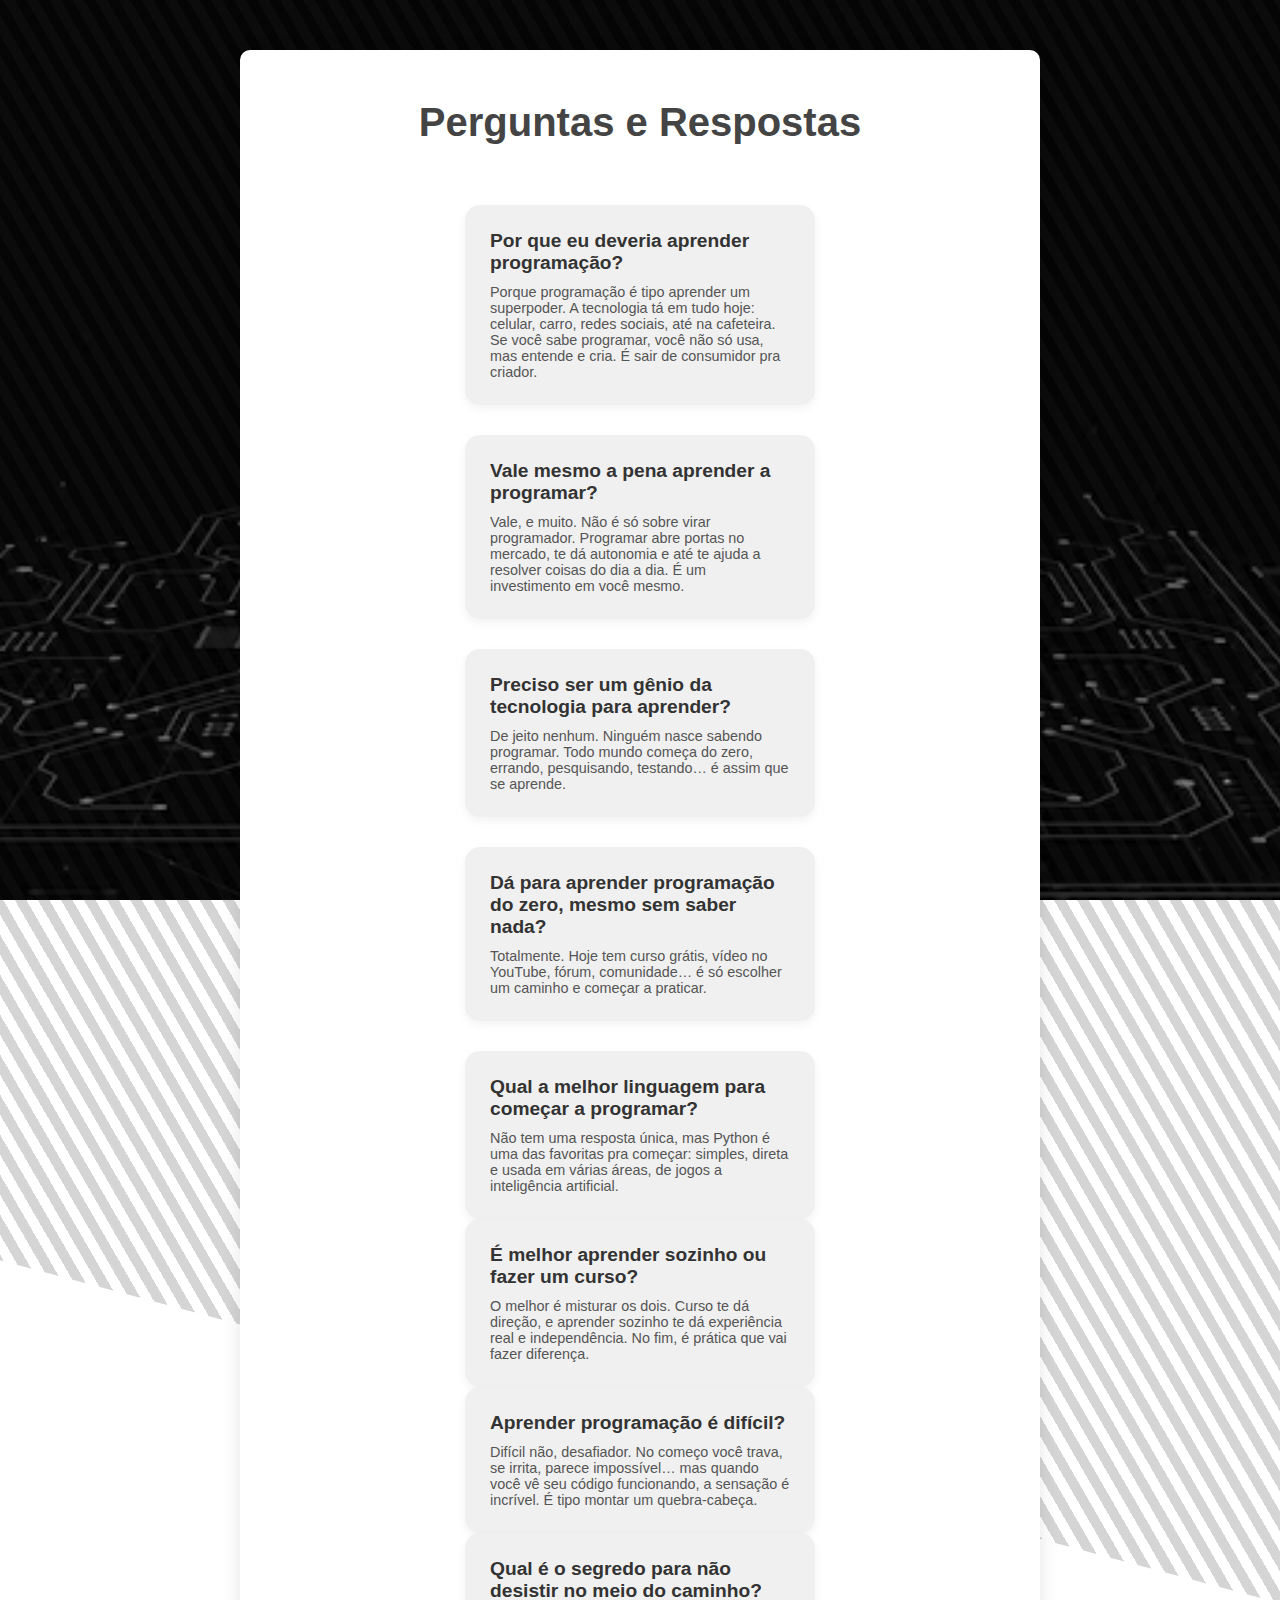
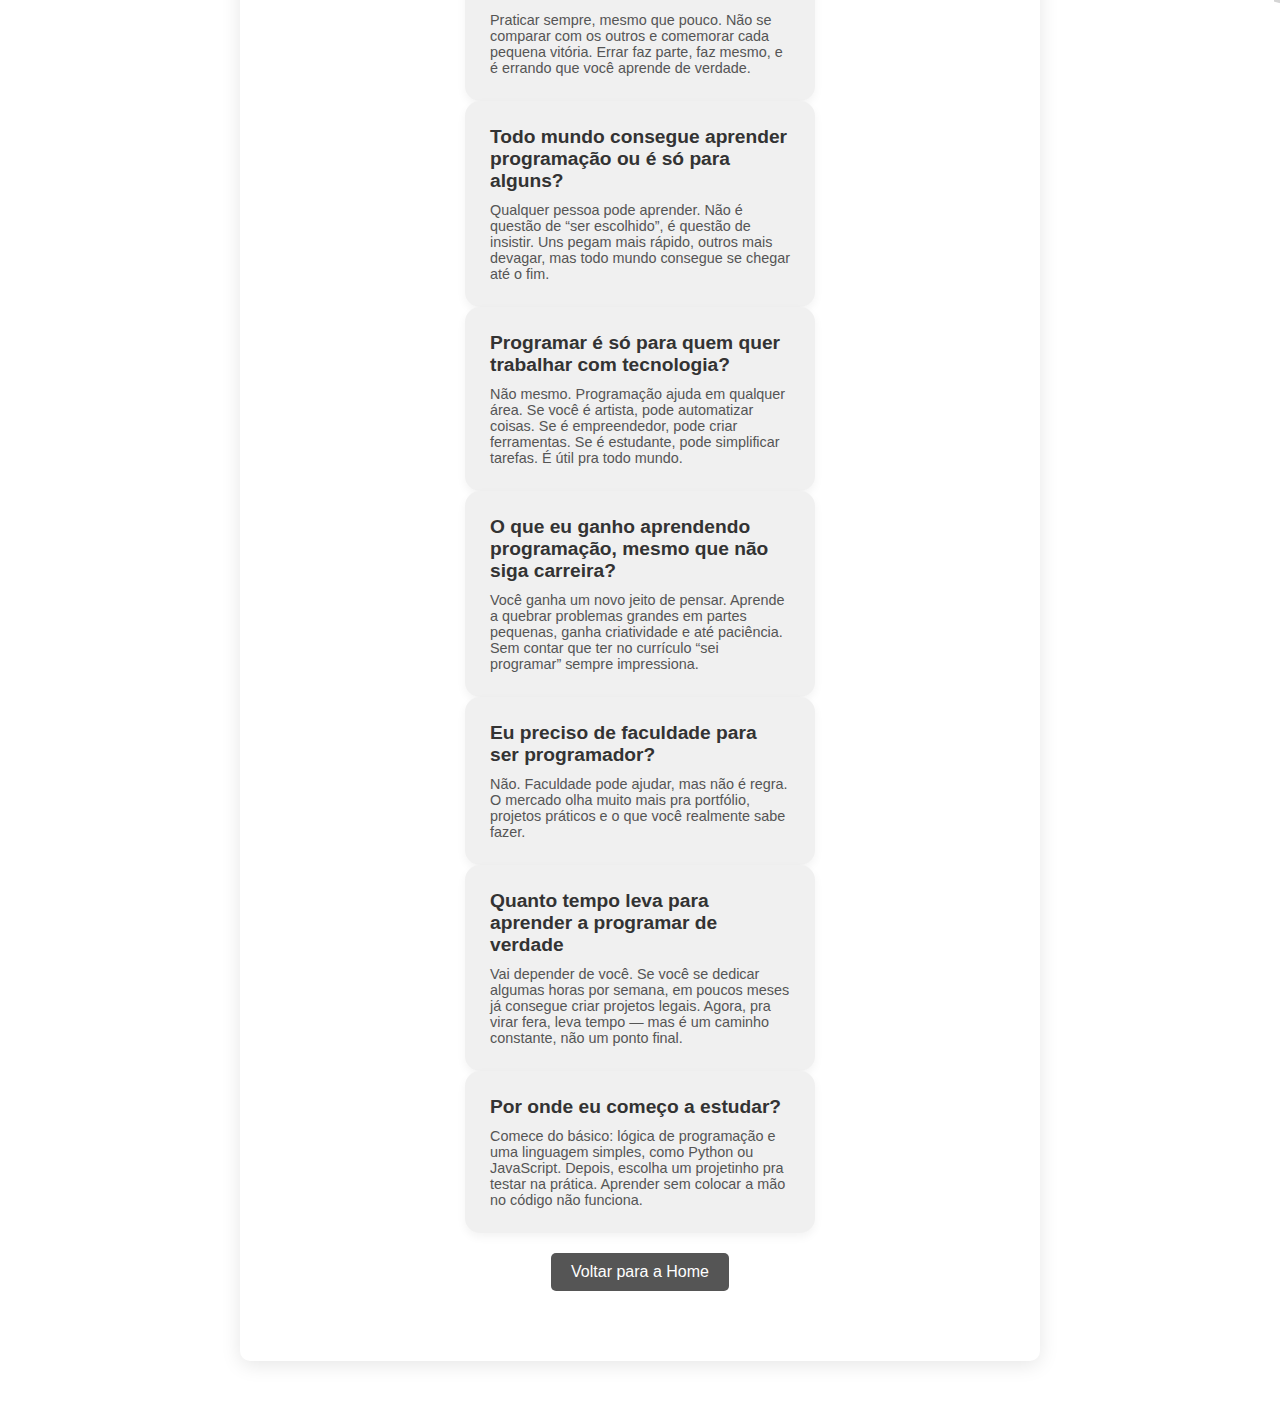
<file: pagina2.html>
<!DOCTYPE html>
<html lang="pt-br">
<head>
    <meta charset="UTF-8">
    <meta name="viewport" content="width=device-width, initial-scale=1.0">
    <title>Perguntas e Respostas</title>
    <link rel="stylesheet" href="style.css">
</head>
<body>
    <div class="content-page">
        <h2 class="page-title">Perguntas e Respostas</h2>
        <div class="faq-container">
            <div class="faq-card">
                <h3>Por que eu deveria aprender programação?</h3>
                <p>Porque programação é tipo aprender um superpoder. A tecnologia tá em tudo hoje: celular, carro, redes sociais, até na cafeteira. Se você sabe programar, você não só usa, mas entende e cria. É sair de consumidor pra criador.</p>
            </div>
            <div class="faq-card">
                <h3>Vale mesmo a pena aprender a programar?</h3>
                <p>Vale, e muito. Não é só sobre virar programador. Programar abre portas no mercado, te dá autonomia e até te ajuda a resolver coisas do dia a dia. É um investimento em você mesmo.</p>
            </div>
            <div class="faq-card">
                <h3>Preciso ser um gênio da tecnologia para aprender?</h3>
                <p>De jeito nenhum. Ninguém nasce sabendo programar. Todo mundo começa do zero, errando, pesquisando, testando… é assim que se aprende.</p>
            </div>
            <div class="faq-card">
                <h3>Dá para aprender programação do zero, mesmo sem saber nada?</h3>
                <p>Totalmente. Hoje tem curso grátis, vídeo no YouTube, fórum, comunidade… é só escolher um caminho e começar a praticar.</p>
            </div>
            <div class="faq-card">
                <h3>Qual a melhor linguagem para começar a programar?</h3>
                <p>Não tem uma resposta única, mas Python é uma das favoritas pra começar: simples, direta e usada em várias áreas, de jogos a inteligência artificial.</p>
            </div>
        </div>
        <div class="faq-card">
                <h3>É melhor aprender sozinho ou fazer um curso?</h3>
                <p>O melhor é misturar os dois. Curso te dá direção, e aprender sozinho te dá experiência real e independência. No fim, é prática que vai fazer diferença.</p>
            </div>
            <div class="faq-card">
                <h3>Aprender programação é difícil?</h3>
                <p>Difícil não, desafiador. No começo você trava, se irrita, parece impossível… mas quando você vê seu código funcionando, a sensação é incrível. É tipo montar um quebra-cabeça.</p>
            </div>
            <div class="faq-card">
                <h3>Qual é o segredo para não desistir no meio do caminho?</h3>
                <p>Praticar sempre, mesmo que pouco. Não se comparar com os outros e comemorar cada pequena vitória. Errar faz parte, faz mesmo, e é errando que você aprende de verdade.</p>
            </div>
            <div class="faq-card">
                <h3>Todo mundo consegue aprender programação ou é só para alguns?</h3>
                <p>Qualquer pessoa pode aprender. Não é questão de “ser escolhido”, é questão de insistir. Uns pegam mais rápido, outros mais devagar, mas todo mundo consegue se chegar até o fim.</p>
            </div>
            <div class="faq-card">
                <h3>Programar é só para quem quer trabalhar com tecnologia?</h3>
                <p>Não mesmo. Programação ajuda em qualquer área. Se você é artista, pode automatizar coisas. Se é empreendedor, pode criar ferramentas. Se é estudante, pode simplificar tarefas. É útil pra todo mundo.</p>
            </div>
            <div class="faq-card">
                <h3>O que eu ganho aprendendo programação, mesmo que não siga carreira?</h3>
                <p>Você ganha um novo jeito de pensar. Aprende a quebrar problemas grandes em partes pequenas, ganha criatividade e até paciência. Sem contar que ter no currículo “sei programar” sempre impressiona.</p>
            </div>
            <div class="faq-card">
                <h3>Eu preciso de faculdade para ser programador?</h3>
                <p>Não. Faculdade pode ajudar, mas não é regra. O mercado olha muito mais pra portfólio, projetos práticos e o que você realmente sabe fazer.</p>
            </div>
            <div class="faq-card">
                <h3>Quanto tempo leva para aprender a programar de verdade</h3>
                <p>Vai depender de você. Se você se dedicar algumas horas por semana, em poucos meses já consegue criar projetos legais. Agora, pra virar fera, leva tempo — mas é um caminho constante, não um ponto final.</p>
            </div>
            <div class="faq-card">
                <h3>Por onde eu começo a estudar?</h3>
                <p>Comece do básico: lógica de programação e uma linguagem simples, como Python ou JavaScript. Depois, escolha um projetinho pra testar na prática. Aprender sem colocar a mão no código não funciona.</p>
            </div>
        <a href="/" class="back-button">Voltar para a Home</a>
    </div>
</body>

</html>
</file>
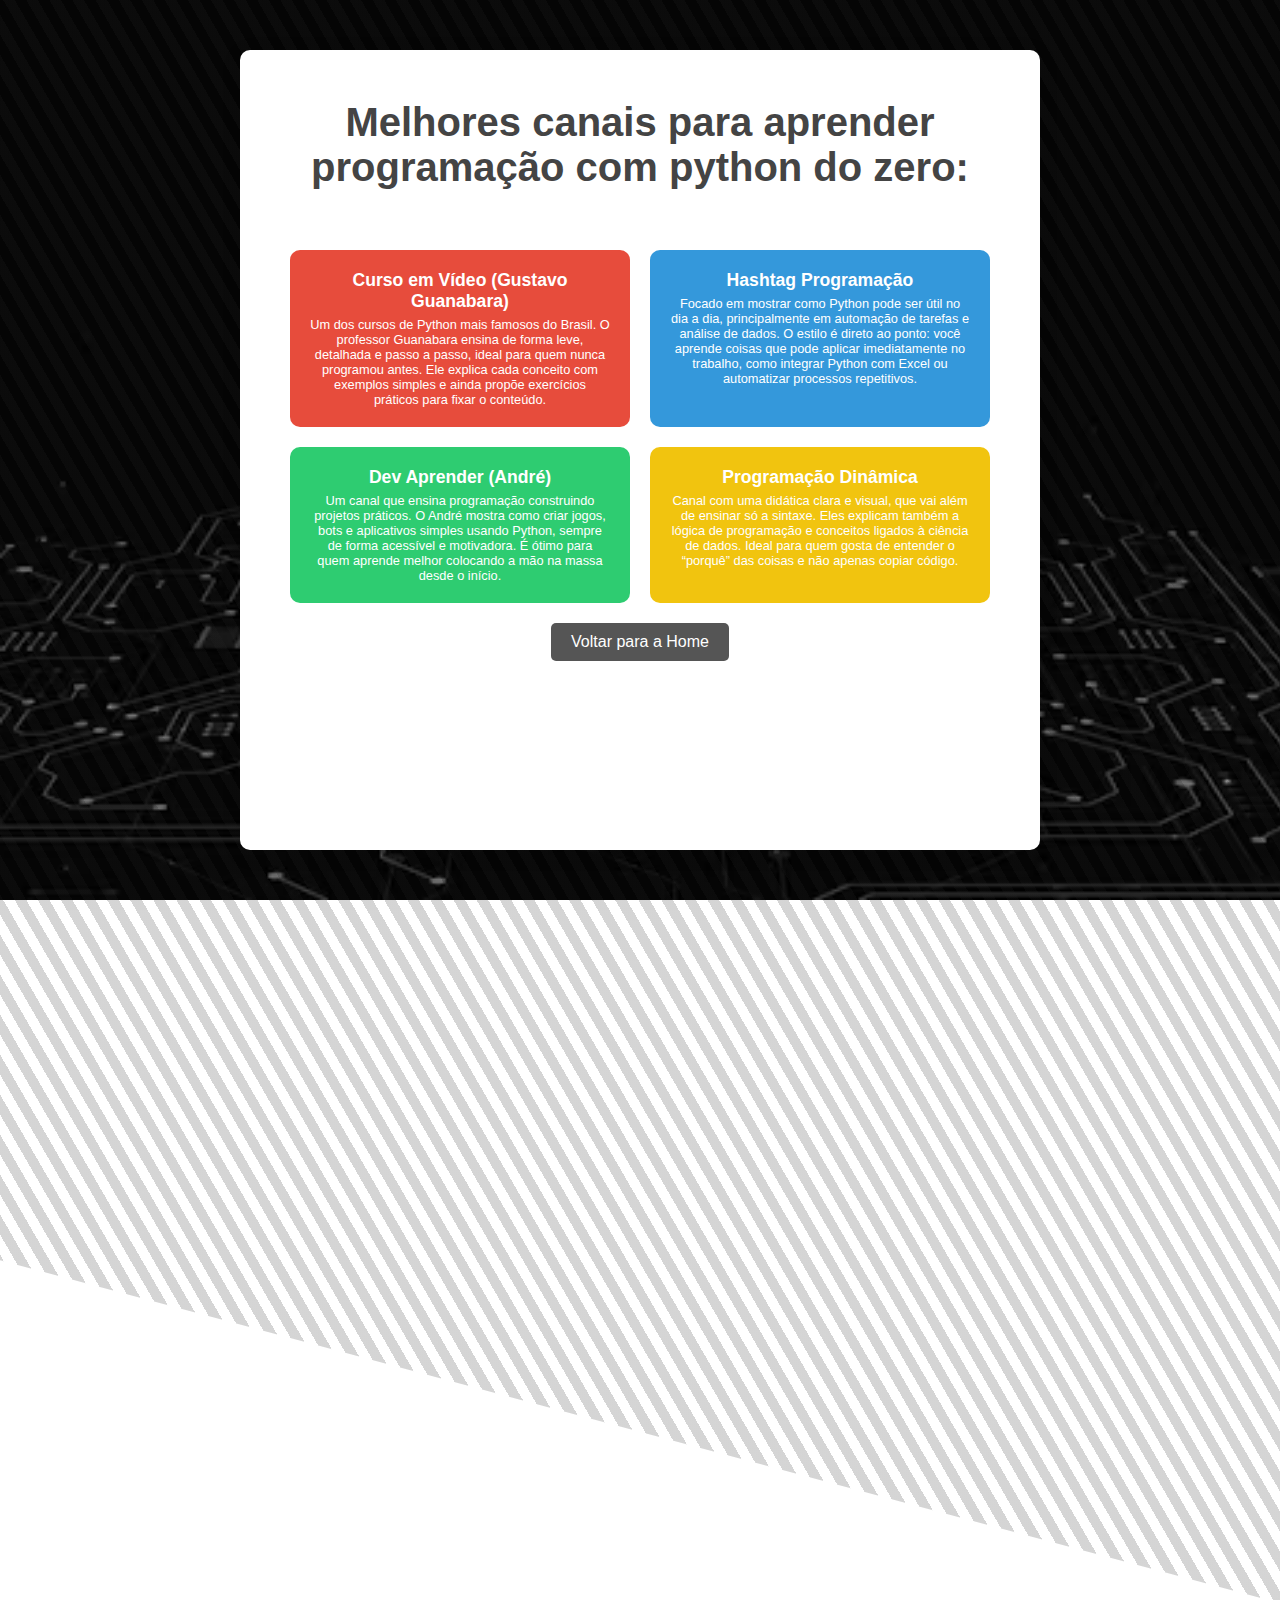
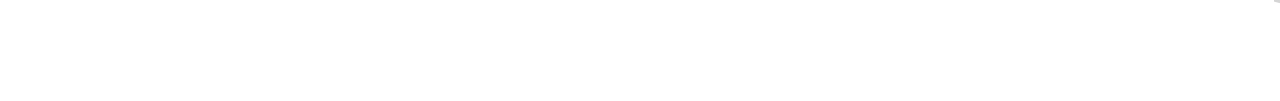
<file: pagina3.html>
<!DOCTYPE html>
<html lang="pt-br">
<head>
    <meta charset="UTF-8">
    <meta name="viewport" content="width=device-width, initial-scale=1.0">
    <title>Tutoriais</title>
    <link rel="stylesheet" href="style.css">
</head>
<body>
    <div class="content-page">
        <h2 class="page-title">Melhores canais para aprender programação com python do zero:</h2>
        <div class="tutorials-grid">
            <a href="/pagina3/tutorial1" class="tutorial-card">
                <h4>Curso em Vídeo (Gustavo Guanabara)</h4>
                <p>Um dos cursos de Python mais famosos do Brasil. O professor Guanabara ensina de forma leve, detalhada e passo a passo, ideal para quem nunca programou antes. Ele explica cada conceito com exemplos simples e ainda propõe exercícios práticos para fixar o conteúdo.</p>
            </a>
            <a href="/pagina3/tutorial2" class="tutorial-card">
                <h4>Hashtag Programação</h4>
                <p>Focado em mostrar como Python pode ser útil no dia a dia, principalmente em automação de tarefas e análise de dados. O estilo é direto ao ponto: você aprende coisas que pode aplicar imediatamente no trabalho, como integrar Python com Excel ou automatizar processos repetitivos.</p>
            </a>
            <a href="/pagina3/tutorial3" class="tutorial-card">
                <h4>Dev Aprender (André)</h4>
                <p>Um canal que ensina programação construindo projetos práticos. O André mostra como criar jogos, bots e aplicativos simples usando Python, sempre de forma acessível e motivadora. É ótimo para quem aprende melhor colocando a mão na massa desde o início.</p>
            </a>
            <a href="/pagina3/tutorial4" class="tutorial-card">
                <h4>Programação Dinâmica</h4>
                <p>Canal com uma didática clara e visual, que vai além de ensinar só a sintaxe. Eles explicam também a lógica de programação e conceitos ligados à ciência de dados. Ideal para quem gosta de entender o “porquê” das coisas e não apenas copiar código.</p>
            </a>
        </div>
        <a href="/" class="back-button">Voltar para a Home</a>
    </div>
</body>

</html>
</file>
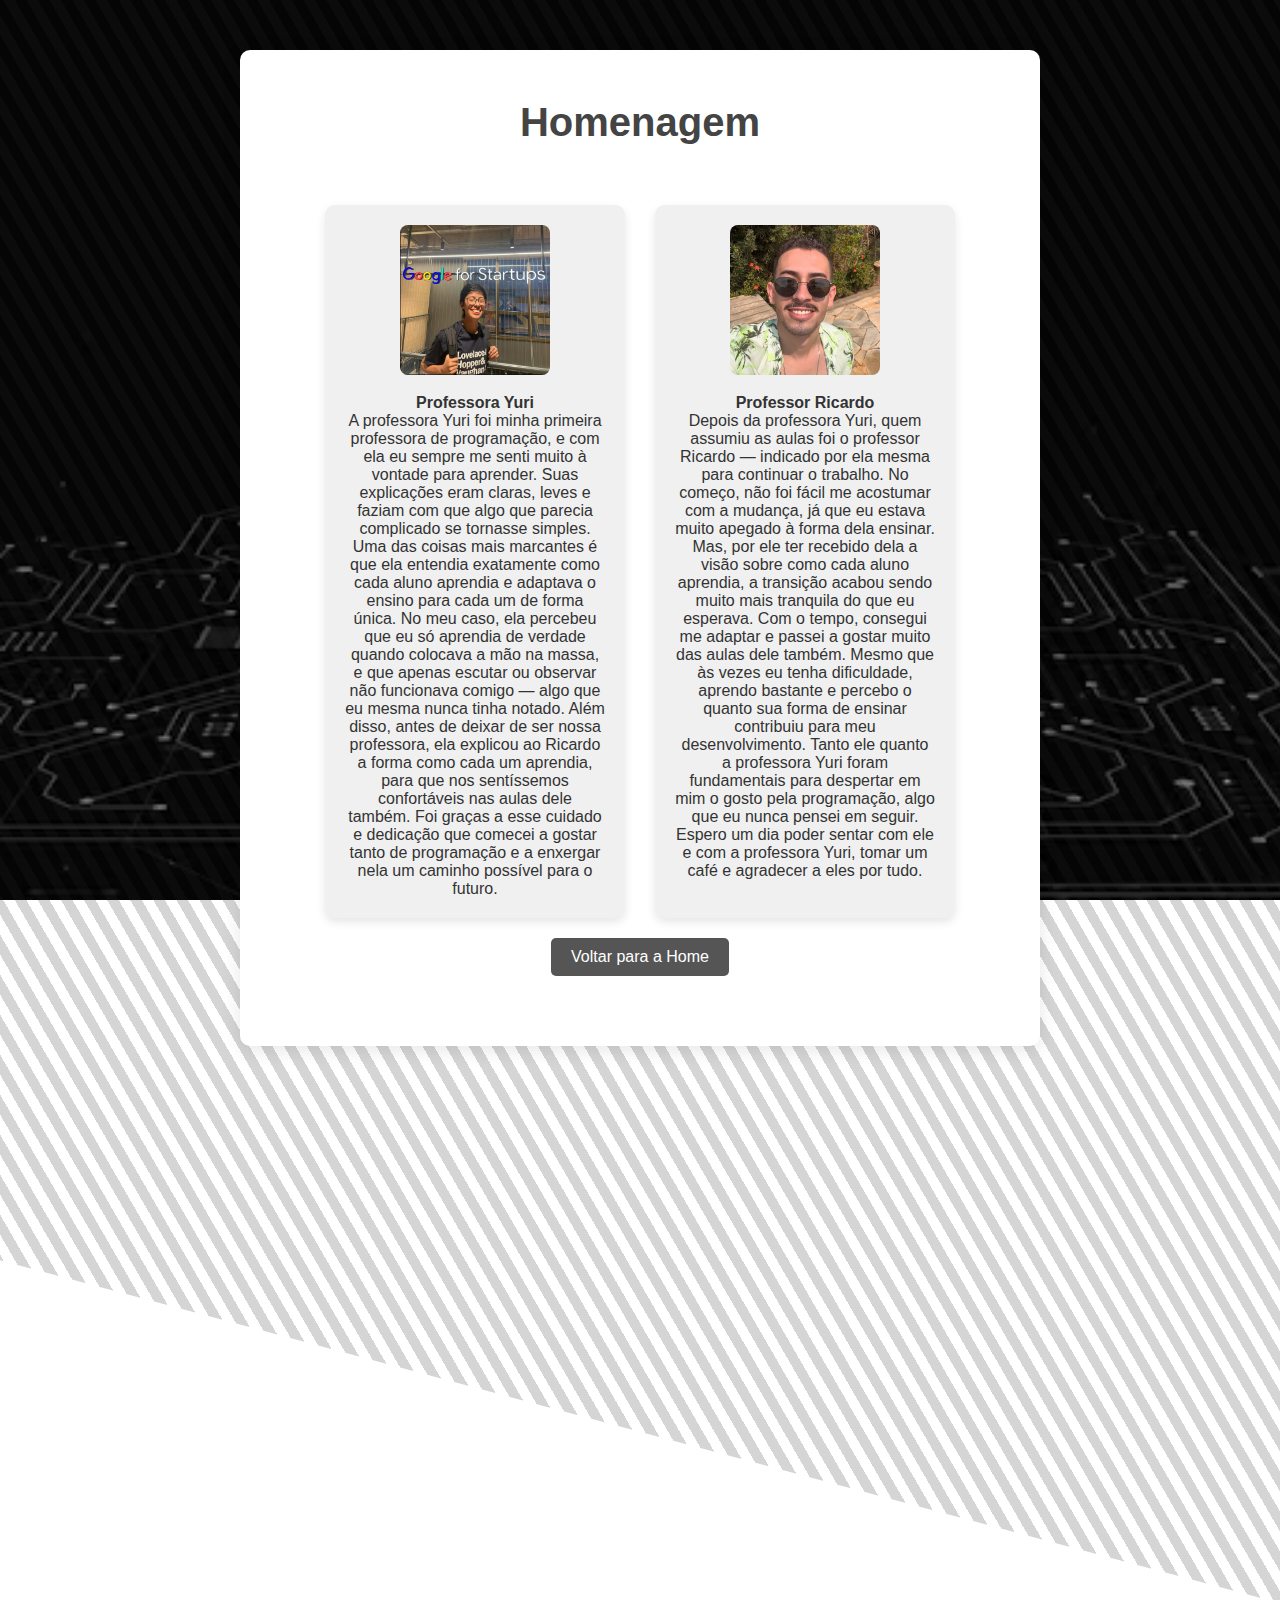
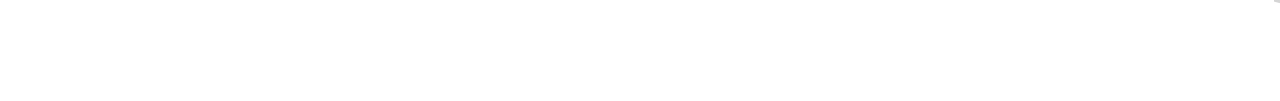
<file: pagina5.html>
<!DOCTYPE html>
<html lang="pt-br">
<head>
    <meta charset="UTF-8">
    <meta name="viewport" content="width=device-width, initial-scale=1.0">
    <title>Homenagem</title>
    <link rel="stylesheet" href="style.css">
</head>
<body>
    <div class="content-page">
        <h2 class="page-title">Homenagem</h2>
        <div class="tribute-container">
            <div class="tribute-card">
                <img src="yuri.jpeg">
                <h4>Professora Yuri</h4>
                <p>A professora Yuri foi minha primeira professora de programação, e com ela eu sempre me senti muito à vontade para aprender. Suas explicações eram claras, leves e faziam com que algo que parecia complicado se tornasse simples. Uma das coisas mais marcantes é que ela entendia exatamente como cada aluno aprendia e adaptava o ensino para cada um de forma única. No meu caso, ela percebeu que eu só aprendia de verdade quando colocava a mão na massa, e que apenas escutar ou observar não funcionava comigo — algo que eu mesma nunca tinha notado. Além disso, antes de deixar de ser nossa professora, ela explicou ao Ricardo a forma como cada um aprendia, para que nos sentíssemos confortáveis nas aulas dele também. Foi graças a esse cuidado e dedicação que comecei a gostar tanto de programação e a enxergar nela um caminho possível para o futuro.</p>
            </div>
            <div class="tribute-card">
                <img src="ricardo.jpeg">
                <h4>Professor Ricardo</h4>
                <p>Depois da professora Yuri, quem assumiu as aulas foi o professor Ricardo — indicado por ela mesma para continuar o trabalho. No começo, não foi fácil me acostumar com a mudança, já que eu estava muito apegado à forma dela ensinar. Mas, por ele ter recebido dela a visão sobre como cada aluno aprendia, a transição acabou sendo muito mais tranquila do que eu esperava. Com o tempo, consegui me adaptar e passei a gostar muito das aulas dele também. Mesmo que às vezes eu tenha dificuldade, aprendo bastante e percebo o quanto sua forma de ensinar contribuiu para meu desenvolvimento. Tanto ele quanto a professora Yuri foram fundamentais para despertar em mim o gosto pela programação, algo que eu nunca pensei em seguir.
Espero um dia poder sentar com ele e com a professora Yuri, tomar um café e agradecer a eles por tudo.</p>
            </div>
        </div>
        <a href="/" class="back-button">Voltar para a Home</a>
    </div>
</body>

</html>
</file>
<file: style.css>
/* Importando a fonte do Google Fonts */
@import url('https://fonts.com/css2?family=Montserrat:wght@400;700&display=swap');

/* Reset Básico e Fundo */
* {
    margin: 0;
    padding: 0;
    box-sizing: border-box;
}

body {
    font-family: 'Montserrat', sans-serif;
    /* LINHA ATUALIZADA: Adicionando a imagem de fundo */
    background: url('fundo.avif') no-repeat center center fixed;
    background-size: cover;
    color: #333;
    position: relative;
    overflow-y: auto;
}

/* Linhas de fundo que remetem à tecnologia */
body::before, body::after {
    content: '';
    position: absolute;
    width: 200vw;
    height: 200vh;
    background: repeating-linear-gradient(
        45deg,
        rgba(37, 37, 37, 0.1),
        rgba(37, 37, 37, 0.1) 10px,
        transparent 10px,
        transparent 20px
    );
    top: -50vh;
    left: -50vw;
    z-index: -1;
    transform: rotate(15deg);
}

/* Container principal da homepage */
.main-container {
    display: flex;
    justify-content: center;
    align-items: center;
    height: 100vh;
    padding: 50px;
}

/* Seção da esquerda: Hexágonos */
.left-section {
    position: relative;
    width: 100%;
    display: flex;
    justify-content: center;
    align-items: center;
}

/* Estilo do Hexágono Principal */
.main-hexagon {
    position: relative;
    left: -40%; /* Move o hexágono principal um pouco para a esquerda */
    width: 300px;
    height: 300px;
    background-color: white;
    clip-path: polygon(50% 0%, 100% 25%, 100% 75%, 50% 100%, 0% 75%, 0% 25%);
    display: flex;
    justify-content: center;
    align-items: center;
    box-shadow: 0 4px 15px rgba(0, 0, 0, 0.1);
    z-index: 10;
}

.hexagon-inner {
    text-align: center;
    padding: 20px;
}

.site-title {
    font-size: 2em;
    font-weight: 700;
    color: #444;
}

.colorful-bulb {
    font-size: 3em;
    margin-top: 10px;
    animation: colorful-glow 2s infinite alternate;
}

@keyframes colorful-glow {
    0% { color: #ff00ff; }
    25% { color: #00ff00; }
    50% { color: #0000ff; }
    75% { color: #ffff00; }
    100% { color: #ff0000; }
}

/* Estilo dos Hexágonos Secundários */
.secondary-hexagon {
    position: absolute;
    width: 300px;
    height: 300px;
    background-color: white;
    clip-path: polygon(50% 0%, 100% 25%, 100% 75%, 50% 100%, 0% 75%, 0% 25%);
    display: flex;
    flex-direction: column;
    justify-content: center;
    align-items: center;
    box-shadow: 0 4px 15px rgba(0, 0, 0, 0.1);
    transition: transform 0.3s ease, background-color 0.3s ease;
    text-decoration: none;
    color: #333;
    z-index: 5;
}

.secondary-hexagon:hover {
    transform: scale(1.1);
    z-index: 11;
}

.secondary-hexagon i {
    font-size: 2.5em;
    margin-bottom: 5px;
}

.secondary-hexagon h4 {
    font-size: 0.9em;
    font-weight: 700;
    text-align: center;
}

.secondary-hexagon .line {
    position: absolute;
    height: 2px;
    background: transparent;
    transition: all 0.5s ease;
    z-index: -1;
}

/* Posições dos Hexágonos Secundários (Ajustadas com precisão) */
.hexagon-1 { top: 0%; left: 21%; } /* Amigos (acima, mais à esquerda) */
.hexagon-1 .line { width: 150px; transform: rotate(0deg) translateX(-50px); }

.hexagon-2 { top: 50%; left: 61%; transform: translateY(-50%); } /* Perguntas (à esquerda do principal) */
.hexagon-2 .line { width: 150px; transform: rotate(45deg) translateX(-50px); }

.hexagon-3 { bottom: 84%; left:51%; } /* Tutoriais (abaixo, mais à esquerda) */
.hexagon-3 .line { width: 150px; transform: rotate(-45deg) translateX(-50px); }

.hexagon-4 { top: 0%; left: 41%; } /* Sobre Mim (abaixo, mais à direita) */
.hexagon-4 .line { width: 150px; transform: rotate(-45deg) translateX(-50px); }

.hexagon-5 { top: 135%; left: 31%; transform: translateY(-50%); } /* Homenagens (à direita do principal) */
.hexagon-5 .line { width: 150px; transform: rotate(45deg) translateX(-50px); }


/* Cores das linhas e dos ícones dos hexágonos */
.hexagon-1 .line { background-color: #ff6347; }
.hexagon-2 .line { background-color: #4682b4; }
.hexagon-3 .line { background-color: #32cd32; }
.hexagon-4 .line { background-color: #ff8c00; }
.hexagon-5 .line { background-color: #9370db; }

.hexagon-1 i { color: #ff6347; }
.hexagon-2 i { color: #4682b4; }
.hexagon-3 i { color: #32cd32; }
.hexagon-4 i { color: #ff8c00; }
.hexagon-5 i { color: #9370db; }


/* Seção da direita: Círculos */
.right-section {
    position: absolute;
    right: 0%;
    width: 20%;
    display: flex;
    flex-direction: column;
    align-items: center;
    justify-content: center;
    height: 100vh;
}

/* Círculos cinzas menores */
.small-circle {
    width: 60px;
    height: 60px;
    background-color: #ccc;
    border-radius: 50%;
    display: flex;
    justify-content: center;
    align-items: center;
    margin: 10px 0;
    box-shadow: 0 4px 10px rgba(0, 0, 0, 0.1);
    transition: transform 0.3s ease, box-shadow 0.3s ease;
    text-decoration: none;
    z-index: 5;
}

.small-circle:hover {
    transform: scale(1.1);
    box-shadow: 0 6px 20px rgba(0, 0, 0, 0.2);
}

.circle-icon {
    font-size: 1.5em;
}

/* Cores dos ícones dos círculos */
.colorful-1 { color: #ff6347; }
.colorful-2 { color: #4682b4; }
.colorful-3 { color: #32cd32; }
.colorful-4 { color: #ff8c00; }
.colorful-5 { color: #9370db; }

/* Linha que conecta os círculos */
.circle-line {
    position: absolute;
    width: 2px;
    height: calc(100% - 100px);
    background: #555;
    top: 50px;
    z-index: 1;
}

/* Estilos de Botão de Voltar */
.back-button {
    display: inline-block;
    padding: 10px 20px;
    margin: 20px;
    background-color: #555;
    color: white;
    text-decoration: none;
    border-radius: 5px;
    transition: background-color 0.3s ease;
}

.back-button:hover {
    background-color: #333;
}

/* Estilos para as páginas internas */
.content-page {
    padding: 50px;
    display: flex;
    flex-direction: column;
    align-items: center;
    text-align: center;
    background-color: white;
    border-radius: 10px;
    box-shadow: 0 4px 20px rgba(0, 0, 0, 0.1);
    max-width: 800px;
    margin: 50px auto;
    min-height: calc(100vh - 100px);
}

h2.page-title {
    font-size: 2.5em;
    margin-bottom: 30px;
    color: #444;
}

/* Estilos específicos para a página 1 */
.people-grid {
    display: grid;
    grid-template-columns: repeat(auto-fit, minmax(200px, 1fr));
    gap: 20px;
    margin-top: 30px;
}

.person-card {
    background-color: #f0f0f0;
    padding: 20px;
    border-radius: 8px;
    transition: transform 0.3s ease, box-shadow 0.3s ease;
    cursor: pointer;
    text-decoration: none;
    color: #333;
}

.person-card:hover {
    transform: translateY(-5px);
    box-shadow: 0 6px 15px rgba(0, 0, 0, 0.1);
}

/* Estilos para as perguntas (página 2) */
.faq-container {
    display: flex;
    flex-wrap: wrap;
    justify-content: space-around;
    gap: 30px;
    margin-top: 30px;
}

.faq-card {
    background-color: #f0f0f0;
    padding: 25px;
    border-radius: 15px;
    width: 350px;
    text-align: left;
    box-shadow: 0 4px 10px rgba(0, 0, 0, 0.05);
}

.faq-card h3 {
    font-size: 1.2em;
    margin-bottom: 10px;
}

.faq-card p {
    font-size: 0.9em;
    color: #555;
}

/* Estilos para a página de tutoriais (página 3) */
.tutorials-grid {
    display: grid;
    grid-template-columns: repeat(auto-fit, minmax(250px, 1fr));
    gap: 20px;
    margin-top: 30px;
}

.tutorial-card {
    padding: 20px;
    border-radius: 10px;
    color: white;
    transition: transform 0.3s ease, box-shadow 0.3s ease;
    text-decoration: none;
}

.tutorial-card:hover {
    transform: translateY(-5px);
    box-shadow: 0 6px 15px rgba(0, 0, 0, 0.1);
}

/* Cores dos cards de tutorial */
.tutorial-card:nth-child(1) { background-color: #e74c3c; }
.tutorial-card:nth-child(2) { background-color: #3498db; }
.tutorial-card:nth-child(3) { background-color: #2ecc71; }
.tutorial-card:nth-child(4) { background-color: #f1c40f; }

.tutorial-card h4 {
    font-size: 1.1em;
    margin-bottom: 5px;
}

.tutorial-card p {
    font-size: 0.8em;
}

.tutorial-text-bubble {
    background-color: #f9f9f9;
    padding: 30px;
    border-radius: 20px;
    box-shadow: 0 4px 15px rgba(0, 0, 0, 0.1);
    margin: 30px auto;
    width: 90%;
    max-width: 700px;
    text-align: left;
    line-height: 1.6;
}

/* Estilos para a página "Sobre Mim" (página 4) */
.bio-section {
    position: relative;
    padding: 40px;
    border-radius: 15px;
    display: flex;
    justify-content: center;
    align-items: center;
    flex-wrap: wrap;
}

.my-photo {
    width: 250px;
    height: 250px;
    border-radius: 50%;
    object-fit: cover;
    border: 5px solid #fff;
    box-shadow: 0 4px 15px rgba(0, 0, 0, 0.2);
    margin-right: 40px;
}

.bio-bubble {
    background-color: #f0f0f0;
    padding: 30px;
    border-radius: 20px;
    width: 400px;
    text-align: left;
    box-shadow: 0 4px 10px rgba(0, 0, 0, 0.1);
}

.bio-bubble h3 {
    margin-bottom: 10px;
}

/* Estilos para a página de homenagem (página 5) */
.tribute-container {
    display: flex;
    justify-content: space-around;
    gap: 30px;
    flex-wrap: wrap;
    margin-top: 30px;
}

.tribute-card {
    background-color: #f0f0f0;
    padding: 20px;
    border-radius: 10px;
    width: 300px;
    text-align: center;
    box-shadow: 0 4px 10px rgba(0, 0, 0, 0.1);
}

.tribute-card img {
    width: 150px;
    height: 150px;
    object-fit: cover;
    border-radius: 8px;
    margin-bottom: 15px;

}
</file>
